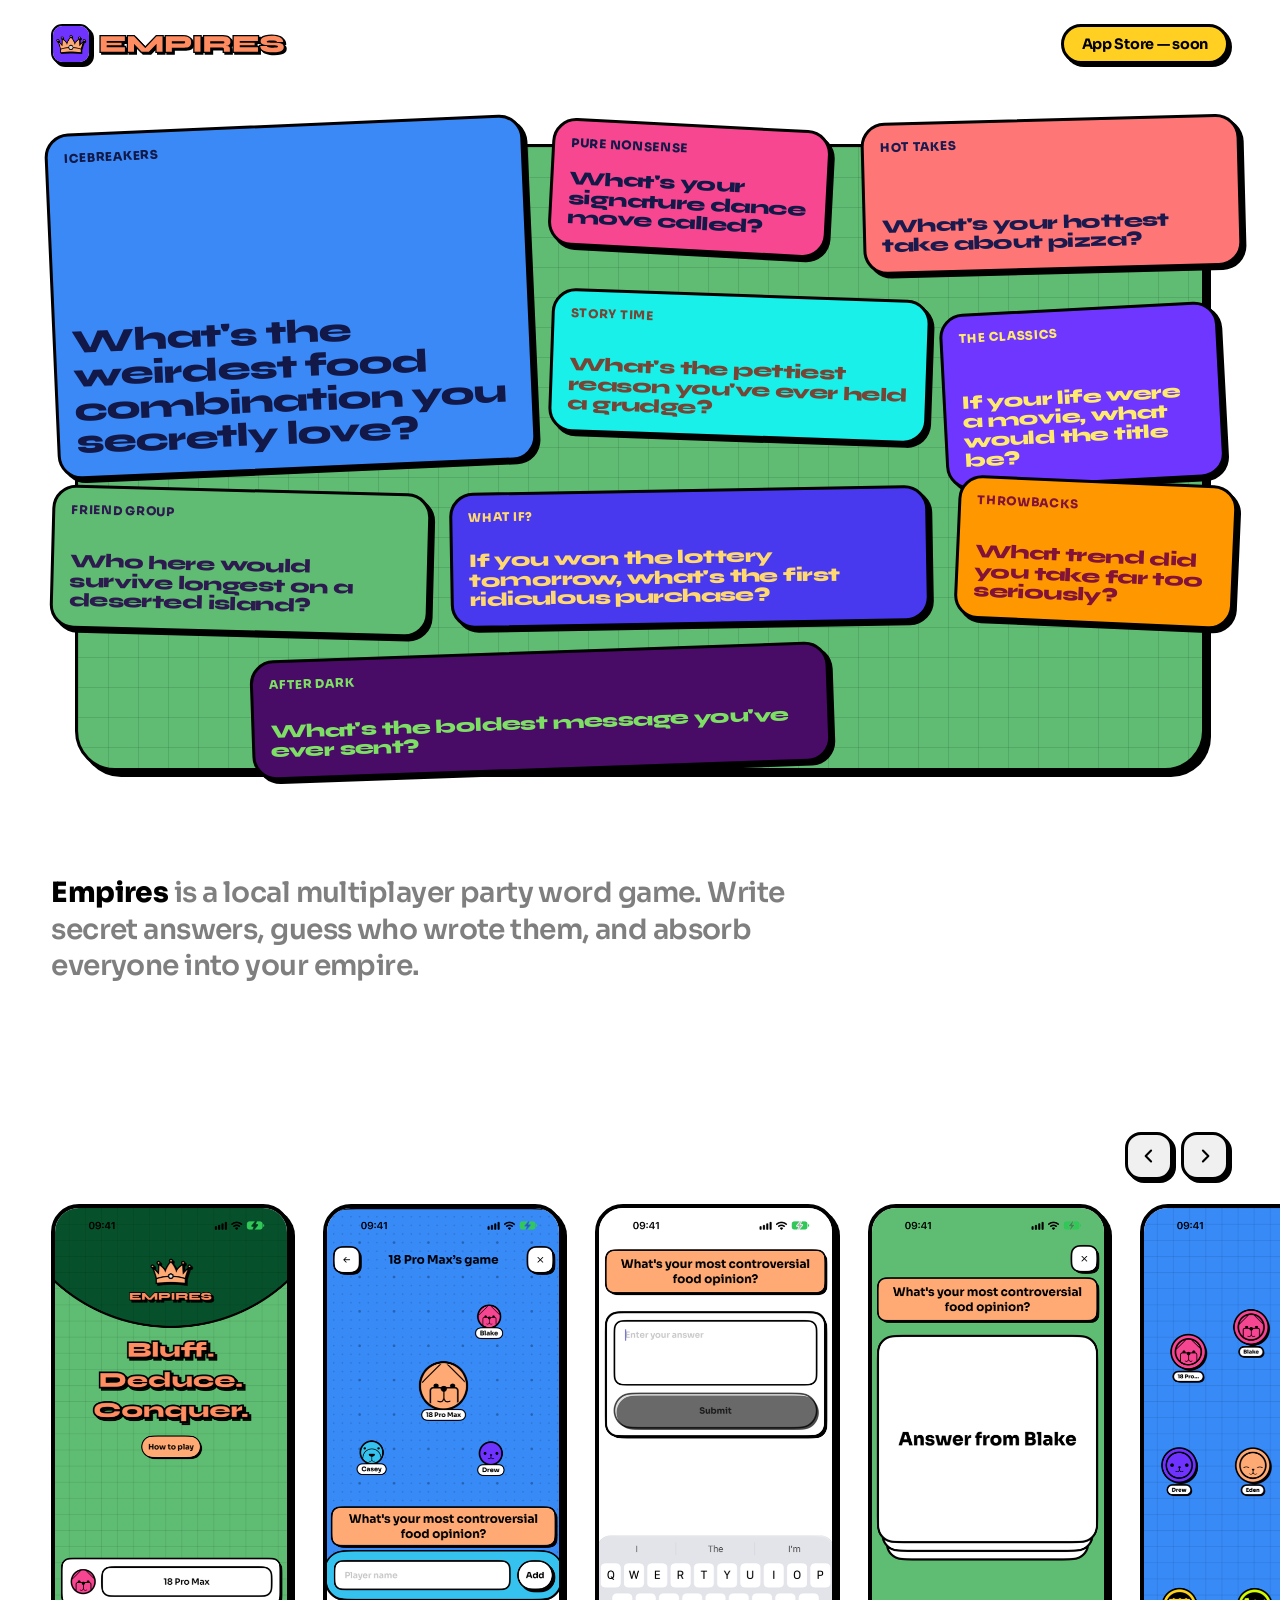
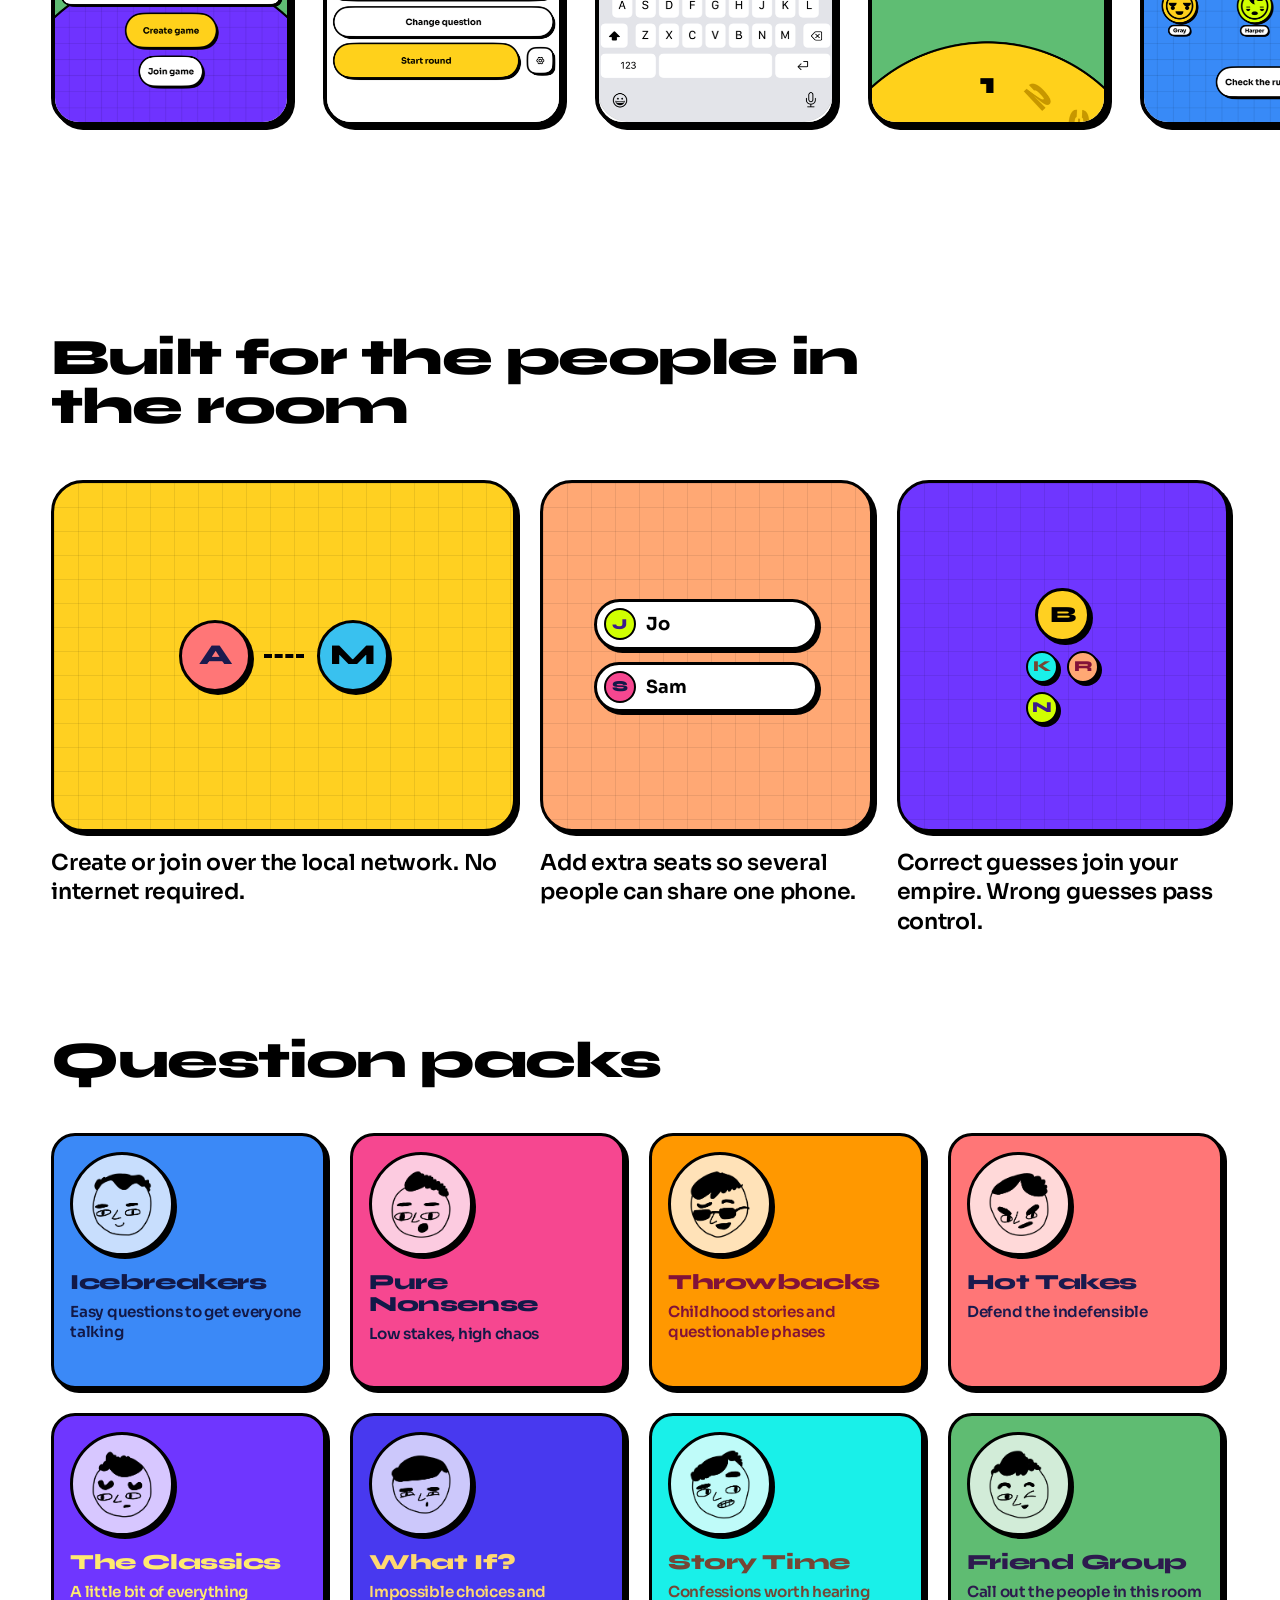
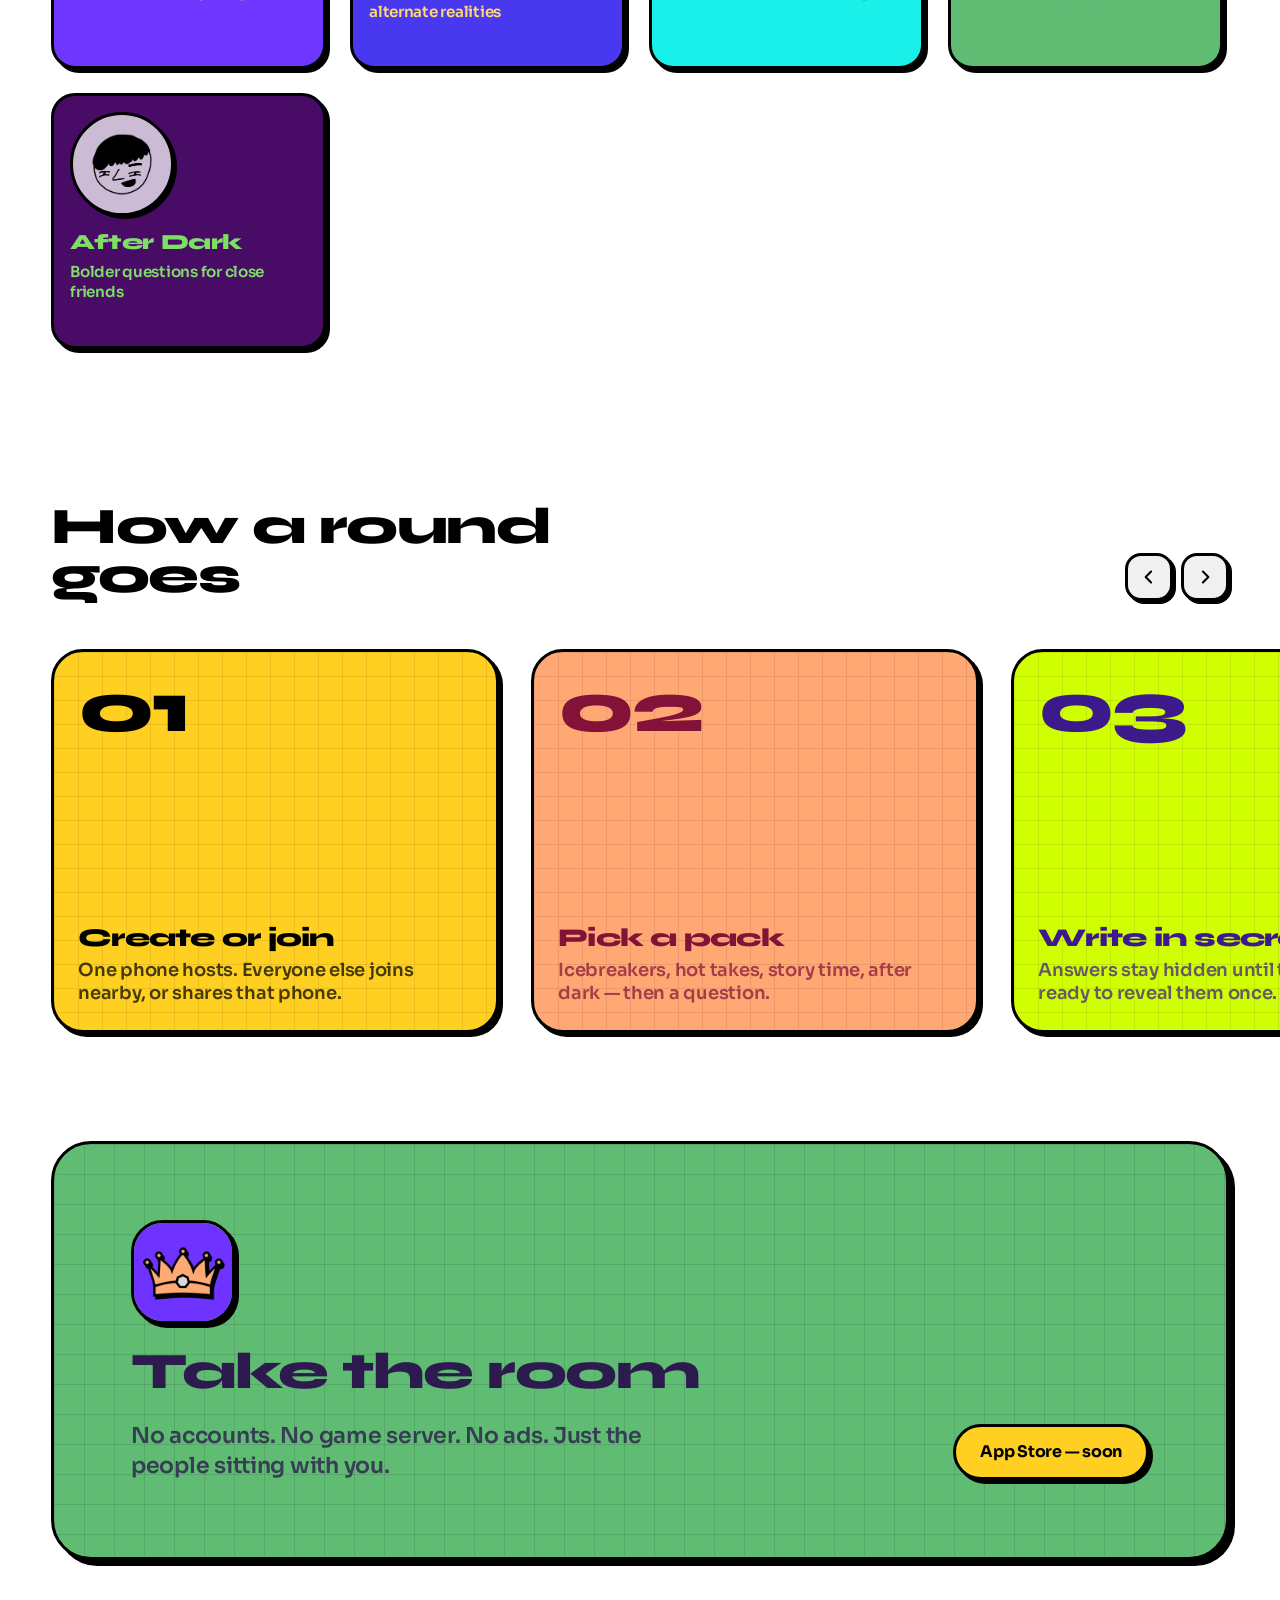
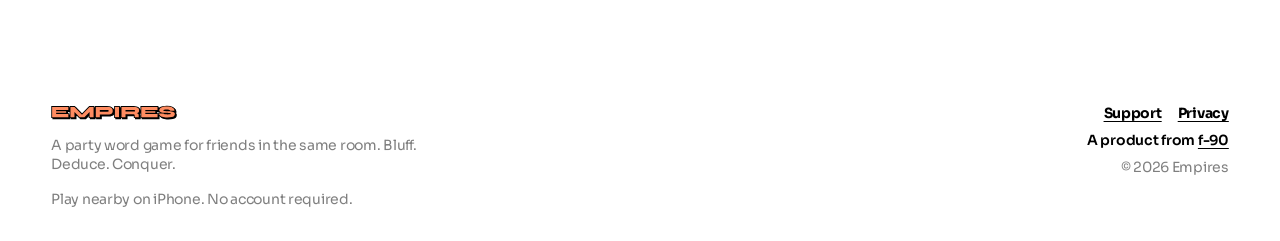
<file: index.html>
<!doctype html>
<html lang="en">
  <head>
    <meta charset="UTF-8" />
    <meta name="viewport" content="width=device-width, initial-scale=1.0" />
    <title>Empires</title>
    <meta
      name="description"
      content="Empires — a local multiplayer party word game. Guess who wrote which answer and build your empire."
    />
    <link rel="icon" href="./assets/app-icon-256.png" type="image/png" />
    <link rel="apple-touch-icon" href="./assets/app-icon-256.png" />
    <link rel="preconnect" href="https://fonts.googleapis.com" />
    <link rel="preconnect" href="https://fonts.gstatic.com" crossorigin />
    <link
      rel="stylesheet"
      href="https://fonts.googleapis.com/css2?family=Sora:wght@400;600;700;800&family=Syne:wght@700;800&display=swap"
    />
    <link rel="stylesheet" href="./styles.css" />
  </head>
  <body>
    <header class="siteHeader">
      <div class="frame siteHeaderInner">
        <a class="brand" href="./">
          <img
            class="brandIcon"
            src="./assets/app-icon-256.png"
            width="40"
            height="40"
            alt=""
          />
          <img
            class="wordmark"
            src="./assets/logotype.svg"
            width="160"
            height="20"
            alt="Empires"
          />
        </a>
        <a
          class="button headerStore"
          href="#"
          aria-disabled="true"
          title="App Store link coming soon"
        >
          App Store — soon
        </a>
      </div>
    </header>

    <main>
      <section class="questions" aria-label="Sample questions">
        <div class="questionsStage">
          <div class="frame questionsFrame">
            <div class="questionsPanel" aria-hidden="true"></div>
          </div>
          <ul class="questionBoard">
            <li class="qCard qCardFeature" data-pack="icebreakers">
              <p class="qPack">Icebreakers</p>
              <p class="qText">What's the weirdest food combination you secretly love?</p>
            </li>
            <li class="qCard" data-pack="silly">
              <p class="qPack">Pure Nonsense</p>
              <p class="qText">What's your signature dance move called?</p>
            </li>
            <li class="qCard" data-pack="hot-takes">
              <p class="qPack">Hot Takes</p>
              <p class="qText">What's your hottest take about pizza?</p>
            </li>
            <li class="qCard" data-pack="storytime">
              <p class="qPack">Story Time</p>
              <p class="qText">What's the pettiest reason you've ever held a grudge?</p>
            </li>
            <li class="qCard" data-pack="classics">
              <p class="qPack">The Classics</p>
              <p class="qText">If your life were a movie, what would the title be?</p>
            </li>
            <li class="qCard" data-pack="friend-group">
              <p class="qPack">Friend Group</p>
              <p class="qText">Who here would survive longest on a deserted island?</p>
            </li>
            <li class="qCard" data-pack="hypotheticals">
              <p class="qPack">What If?</p>
              <p class="qText">If you won the lottery tomorrow, what's the first ridiculous purchase?</p>
            </li>
            <li class="qCard" data-pack="throwbacks">
              <p class="qPack">Throwbacks</p>
              <p class="qText">What trend did you take far too seriously?</p>
            </li>
            <li class="qCard" data-pack="after-dark">
              <p class="qPack">After Dark</p>
              <p class="qText">What's the boldest message you've ever sent?</p>
            </li>
          </ul>
        </div>
      </section>

      <section class="hero">
        <div class="frame heroFrame">
          <h1 class="lede">
            <span class="brandWord">Empires</span> is a local multiplayer party
            word game. Write secret answers, guess who wrote them, and absorb
            everyone into your empire.
          </h1>
        </div>
      </section>

      <section class="showcase" data-scroller aria-label="App screens">
        <div class="frame showcaseHeader">
          <div class="scrollerNav">
            <button type="button" data-scroll="-1" aria-label="Previous screen">
              <svg viewBox="0 0 24 24" aria-hidden="true">
                <path
                  d="M14.5 5.5 8 12l6.5 6.5"
                  fill="none"
                  stroke="currentColor"
                  stroke-width="2.5"
                  stroke-linecap="round"
                  stroke-linejoin="round"
                />
              </svg>
            </button>
            <button type="button" data-scroll="1" aria-label="Next screen">
              <svg viewBox="0 0 24 24" aria-hidden="true">
                <path
                  d="m9.5 5.5 6.5 6.5-6.5 6.5"
                  fill="none"
                  stroke="currentColor"
                  stroke-width="2.5"
                  stroke-linecap="round"
                  stroke-linejoin="round"
                />
              </svg>
            </button>
          </div>
        </div>
        <ul class="showcaseTrack" data-track>
          <li class="showcaseSlide">
            <img src="./assets/screenshots/home.png" alt="Home screen" width="460" height="1000" />
          </li>
          <li class="showcaseSlide">
            <img src="./assets/screenshots/lobby.png" alt="Game lobby" width="460" height="1000" />
          </li>
          <li class="showcaseSlide">
            <img src="./assets/screenshots/answering.png" alt="Writing a secret answer" width="460" height="1000" />
          </li>
          <li class="showcaseSlide">
            <img src="./assets/screenshots/revealing.png" alt="Revealing answers" width="460" height="1000" />
          </li>
          <li class="showcaseSlide">
            <img src="./assets/screenshots/guessing.png" alt="Guessing who wrote an answer" width="460" height="1000" />
          </li>
          <li class="showcaseSlide">
            <img src="./assets/screenshots/round-over.png" alt="Round results" width="460" height="1000" />
          </li>
        </ul>
      </section>

      <section class="play" aria-labelledby="play-heading">
        <div class="frame playFrame">
          <h2 id="play-heading">Built for the people in the room</h2>
          <div class="playGrid">
            <article class="playCard">
              <div class="playPanel playPanelYellow">
                <div class="nearby" aria-hidden="true">
                  <span class="avatar avatarCoral">A</span>
                  <span class="linkDash"></span>
                  <span class="avatar avatarSky">M</span>
                </div>
              </div>
              <p>Create or join over the local network. No internet required.</p>
            </article>
            <article class="playCard">
              <div class="playPanel playPanelPeach">
                <div class="seats" aria-hidden="true">
                  <span class="seat"><b class="avatar avatarLime">J</b> Jo</span>
                  <span class="seat"><b class="avatar avatarPink">S</b> Sam</span>
                </div>
              </div>
              <p>Add extra seats so several people can share one phone.</p>
            </article>
            <article class="playCard">
              <div class="playPanel playPanelPurple">
                <div class="empire" aria-hidden="true">
                  <span class="avatar avatarYellow avatarLg">B</span>
                  <span class="avatar avatarCyan">K</span>
                  <span class="avatar avatarPeach">R</span>
                  <span class="avatar avatarLime">N</span>
                </div>
              </div>
              <p>Correct guesses join your empire. Wrong guesses pass control.</p>
            </article>
          </div>
        </div>
      </section>

      <section class="packs" aria-labelledby="packs-heading">
        <div class="frame packsFrame">
          <h2 id="packs-heading">Question packs</h2>
          <ul class="packGrid">
            <li class="pack" data-pack="icebreakers">
              <div class="packFace">
                <img src="./assets/packs/icebreakers.png" alt="" />
              </div>
              <h3>Icebreakers</h3>
              <p>Easy questions to get everyone talking</p>
            </li>
            <li class="pack" data-pack="silly">
              <div class="packFace">
                <img src="./assets/packs/silly.png" alt="" />
              </div>
              <h3>Pure Nonsense</h3>
              <p>Low stakes, high chaos</p>
            </li>
            <li class="pack" data-pack="throwbacks">
              <div class="packFace">
                <img src="./assets/packs/throwbacks.png" alt="" />
              </div>
              <h3>Throwbacks</h3>
              <p>Childhood stories and questionable phases</p>
            </li>
            <li class="pack" data-pack="hot-takes">
              <div class="packFace">
                <img src="./assets/packs/hot-takes.png" alt="" />
              </div>
              <h3>Hot Takes</h3>
              <p>Defend the indefensible</p>
            </li>
            <li class="pack" data-pack="classics">
              <div class="packFace">
                <img src="./assets/packs/classics.png" alt="" />
              </div>
              <h3>The Classics</h3>
              <p>A little bit of everything</p>
            </li>
            <li class="pack" data-pack="hypotheticals">
              <div class="packFace">
                <img src="./assets/packs/hypotheticals.png" alt="" />
              </div>
              <h3>What If?</h3>
              <p>Impossible choices and alternate realities</p>
            </li>
            <li class="pack" data-pack="storytime">
              <div class="packFace">
                <img src="./assets/packs/storytime.png" alt="" />
              </div>
              <h3>Story Time</h3>
              <p>Confessions worth hearing</p>
            </li>
            <li class="pack" data-pack="friend-group">
              <div class="packFace">
                <img src="./assets/packs/friend-group.png" alt="" />
              </div>
              <h3>Friend Group</h3>
              <p>Call out the people in this room</p>
            </li>
            <li class="pack" data-pack="after-dark">
              <div class="packFace">
                <img src="./assets/packs/after-dark.png" alt="" />
              </div>
              <h3>After Dark</h3>
              <p>Bolder questions for close friends</p>
            </li>
          </ul>
        </div>
      </section>

      <section class="rounds" data-scroller aria-labelledby="rounds-heading">
        <div class="frame roundsHeader">
          <h2 id="rounds-heading">How a round goes</h2>
          <div class="scrollerNav">
            <button type="button" data-scroll="-1" aria-label="Previous step">
              <svg viewBox="0 0 24 24" aria-hidden="true">
                <path
                  d="M14.5 5.5 8 12l6.5 6.5"
                  fill="none"
                  stroke="currentColor"
                  stroke-width="2.5"
                  stroke-linecap="round"
                  stroke-linejoin="round"
                />
              </svg>
            </button>
            <button type="button" data-scroll="1" aria-label="Next step">
              <svg viewBox="0 0 24 24" aria-hidden="true">
                <path
                  d="m9.5 5.5 6.5 6.5-6.5 6.5"
                  fill="none"
                  stroke="currentColor"
                  stroke-width="2.5"
                  stroke-linecap="round"
                  stroke-linejoin="round"
                />
              </svg>
            </button>
          </div>
        </div>
        <ul class="track" data-track>
          <li class="slide">
            <div class="slideVisual toneYellow">
              <span class="step">01</span>
              <div class="slideCopy">
                <strong>Create or join</strong>
                <p>One phone hosts. Everyone else joins nearby, or shares that phone.</p>
              </div>
            </div>
          </li>
          <li class="slide">
            <div class="slideVisual tonePeach">
              <span class="step">02</span>
              <div class="slideCopy">
                <strong>Pick a pack</strong>
                <p>Icebreakers, hot takes, story time, after dark — then a question.</p>
              </div>
            </div>
          </li>
          <li class="slide">
            <div class="slideVisual toneLime">
              <span class="step">03</span>
              <div class="slideCopy">
                <strong>Write in secret</strong>
                <p>Answers stay hidden until the room is ready to reveal them once.</p>
              </div>
            </div>
          </li>
          <li class="slide">
            <div class="slideVisual toneCyan">
              <span class="step">04</span>
              <div class="slideCopy">
                <strong>Guess the writer</strong>
                <p>A correct guess pulls that player into your empire.</p>
              </div>
            </div>
          </li>
          <li class="slide">
            <div class="slideVisual toneCoral">
              <span class="step">05</span>
              <div class="slideCopy">
                <strong>Conquer the room</strong>
                <p>A wrong guess hands control over. Last empire standing wins.</p>
              </div>
            </div>
          </li>
        </ul>
      </section>

      <section class="cta" aria-labelledby="cta-heading">
        <div class="frame">
          <div class="ctaPanel">
            <div class="ctaCopy">
              <img
                class="heroIcon"
                src="./assets/app-icon-256.png"
                width="104"
                height="104"
                alt=""
              />
              <h2 id="cta-heading">Take the room</h2>
              <p>
                No accounts. No game server. No ads. Just the people sitting
                with you.
              </p>
            </div>
            <a
              class="button"
              href="#"
              aria-disabled="true"
              title="App Store link coming soon"
            >
              App Store — soon
            </a>
          </div>
        </div>
      </section>
    </main>

    <footer class="siteFooter">
      <div class="frame siteFooterFrame">
        <div class="siteFooterBrand">
          <a href="./">
            <img
              class="wordmark wordmarkSm"
              src="./assets/logotype.svg"
              width="120"
              height="16"
              alt="Empires"
            />
          </a>
          <p>A party word game for friends in the same room. Bluff. Deduce. Conquer.</p>
          <p class="compat">Play nearby on iPhone. No account required.</p>
        </div>
        <div class="siteFooterMeta">
          <nav class="navLinks" aria-label="Legal">
            <a href="./support/">Support</a>
            <a href="./privacy/">Privacy</a>
          </nav>
          <p>
            A product from
            <a href="https://f-90.co.uk">f-90</a>
          </p>
          <p class="compat">© <span id="y"></span> Empires</p>
        </div>
      </div>
    </footer>
    <script src="./site.js"></script>
  </body>
</html>
</file>
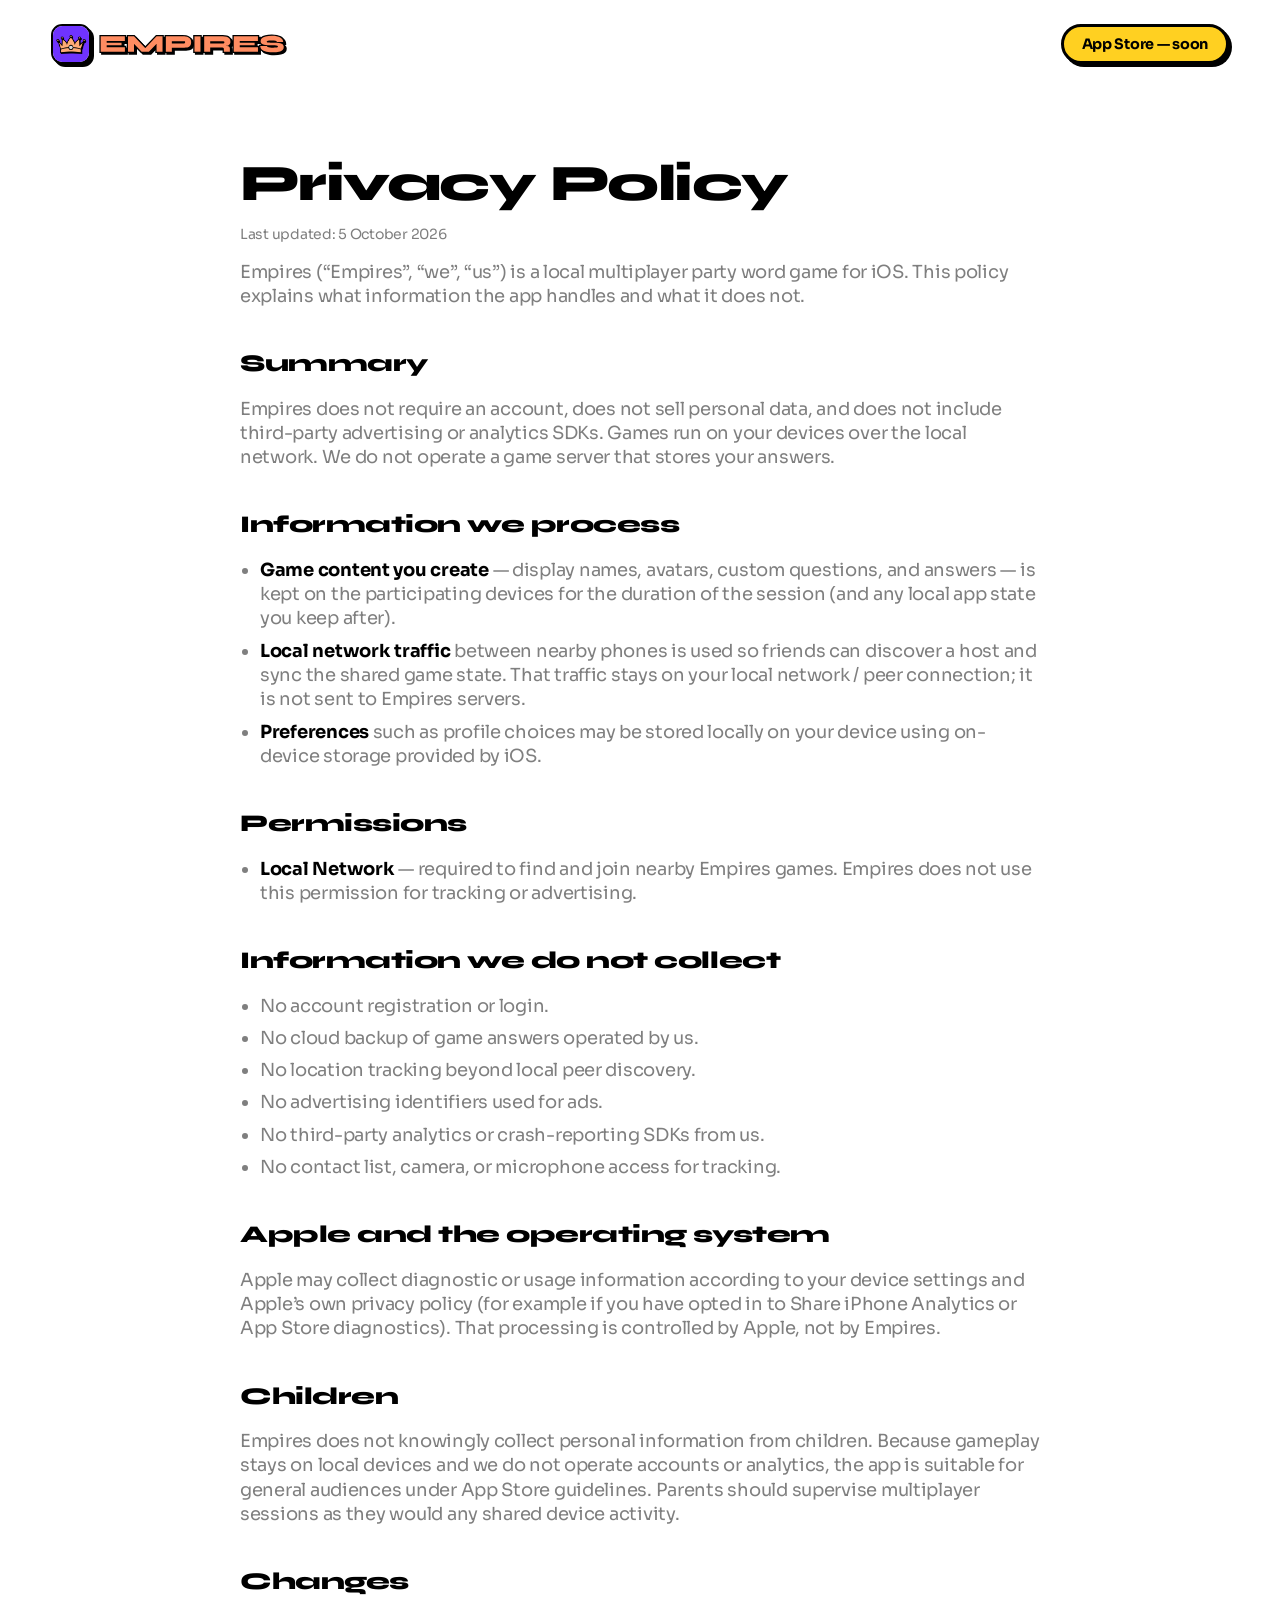
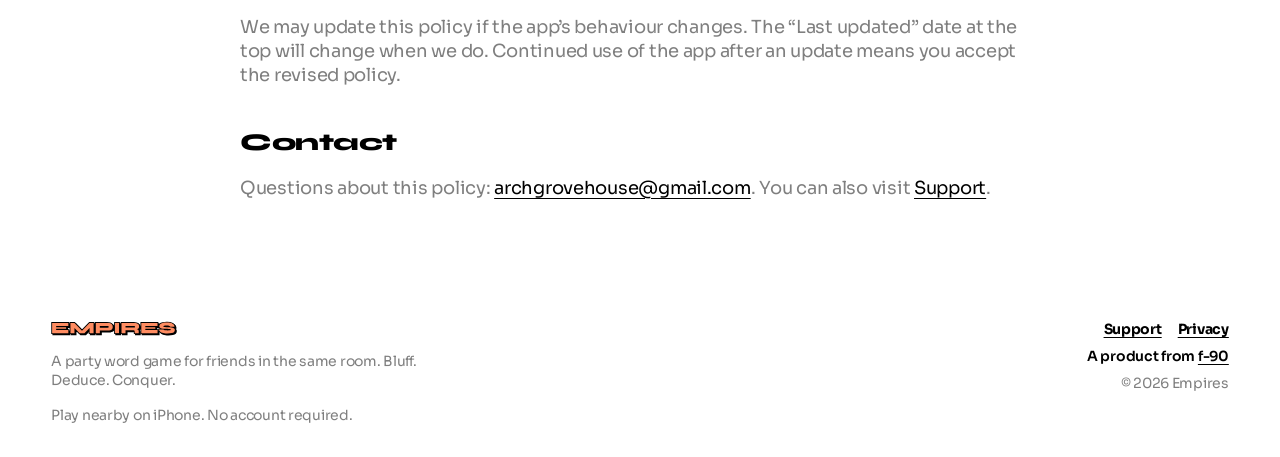
<file: privacy/index.html>
<!doctype html>
<html lang="en">
  <head>
    <meta charset="UTF-8" />
    <meta name="viewport" content="width=device-width, initial-scale=1.0" />
    <title>Privacy Policy — Empires</title>
    <meta name="description" content="Privacy policy for Empires on iOS." />
    <link rel="icon" href="../assets/app-icon-256.png" type="image/png" />
    <link rel="apple-touch-icon" href="../assets/app-icon-256.png" />
    <link rel="preconnect" href="https://fonts.googleapis.com" />
    <link rel="preconnect" href="https://fonts.gstatic.com" crossorigin />
    <link
      rel="stylesheet"
      href="https://fonts.googleapis.com/css2?family=Sora:wght@400;600;700;800&family=Syne:wght@700;800&display=swap"
    />
    <link rel="stylesheet" href="../styles.css" />
  </head>
  <body>
    <header class="siteHeader">
      <div class="frame siteHeaderInner">
        <a class="brand" href="../">
          <img
            class="brandIcon"
            src="../assets/app-icon-256.png"
            width="40"
            height="40"
            alt=""
          />
          <img
            class="wordmark"
            src="../assets/logotype.svg"
            width="160"
            height="20"
            alt="Empires"
          />
        </a>
        <a
          class="button headerStore"
          href="#"
          aria-disabled="true"
          title="App Store link coming soon"
        >
          App Store — soon
        </a>
      </div>
    </header>
    <main>
      <article class="doc">
          <h1>Privacy Policy</h1>
          <p class="meta">Last updated: 5 October 2026</p>

          <p>
            Empires (“Empires”, “we”, “us”) is a local multiplayer party word
            game for iOS. This policy explains what information the app handles
            and what it does not.
          </p>

          <h2>Summary</h2>
          <p>
            Empires does not require an account, does not sell personal data,
            and does not include third-party advertising or analytics SDKs.
            Games run on your devices over the local network. We do not operate
            a game server that stores your answers.
          </p>

          <h2>Information we process</h2>
          <ul>
            <li>
              <strong>Game content you create</strong> — display names, avatars,
              custom questions, and answers — is kept on the participating
              devices for the duration of the session (and any local app state
              you keep after).
            </li>
            <li>
              <strong>Local network traffic</strong> between nearby phones is
              used so friends can discover a host and sync the shared game
              state. That traffic stays on your local network / peer connection;
              it is not sent to Empires servers.
            </li>
            <li>
              <strong>Preferences</strong> such as profile choices may be stored
              locally on your device using on-device storage provided by iOS.
            </li>
          </ul>

          <h2>Permissions</h2>
          <ul>
            <li>
              <strong>Local Network</strong> — required to find and join nearby
              Empires games. Empires does not use this permission for tracking
              or advertising.
            </li>
          </ul>

          <h2>Information we do not collect</h2>
          <ul>
            <li>No account registration or login.</li>
            <li>No cloud backup of game answers operated by us.</li>
            <li>No location tracking beyond local peer discovery.</li>
            <li>No advertising identifiers used for ads.</li>
            <li>No third-party analytics or crash-reporting SDKs from us.</li>
            <li>No contact list, camera, or microphone access for tracking.</li>
          </ul>

          <h2>Apple and the operating system</h2>
          <p>
            Apple may collect diagnostic or usage information according to your
            device settings and Apple’s own privacy policy (for example if you
            have opted in to Share iPhone Analytics or App Store diagnostics).
            That processing is controlled by Apple, not by Empires.
          </p>

          <h2>Children</h2>
          <p>
            Empires does not knowingly collect personal information from
            children. Because gameplay stays on local devices and we do not
            operate accounts or analytics, the app is suitable for general
            audiences under App Store guidelines. Parents should supervise
            multiplayer sessions as they would any shared device activity.
          </p>

          <h2>Changes</h2>
          <p>
            We may update this policy if the app’s behaviour changes. The “Last
            updated” date at the top will change when we do. Continued use of
            the app after an update means you accept the revised policy.
          </p>

          <h2>Contact</h2>
          <p>
            Questions about this policy:
            <a href="mailto:archgrovehouse@gmail.com"
              >archgrovehouse@gmail.com</a
            >. You can also visit
            <a href="../support/">Support</a>.
          </p>
      </article>
    </main>
    <footer class="siteFooter">
      <div class="frame siteFooterFrame">
        <div class="siteFooterBrand">
          <a href="../">
            <img
              class="wordmark wordmarkSm"
              src="../assets/logotype.svg"
              width="120"
              height="16"
              alt="Empires"
            />
          </a>
          <p>A party word game for friends in the same room. Bluff. Deduce. Conquer.</p>
          <p class="compat">Play nearby on iPhone. No account required.</p>
        </div>
        <div class="siteFooterMeta">
          <nav class="navLinks" aria-label="Legal">
            <a href="../support/">Support</a>
            <a href="../privacy/">Privacy</a>
          </nav>
          <p>
            A product from
            <a href="https://f-90.co.uk">f-90</a>
          </p>
          <p class="compat">© <span id="y"></span> Empires</p>
        </div>
      </div>
    </footer>
    <script src="../site.js"></script>
  </body>
</html>
</file>
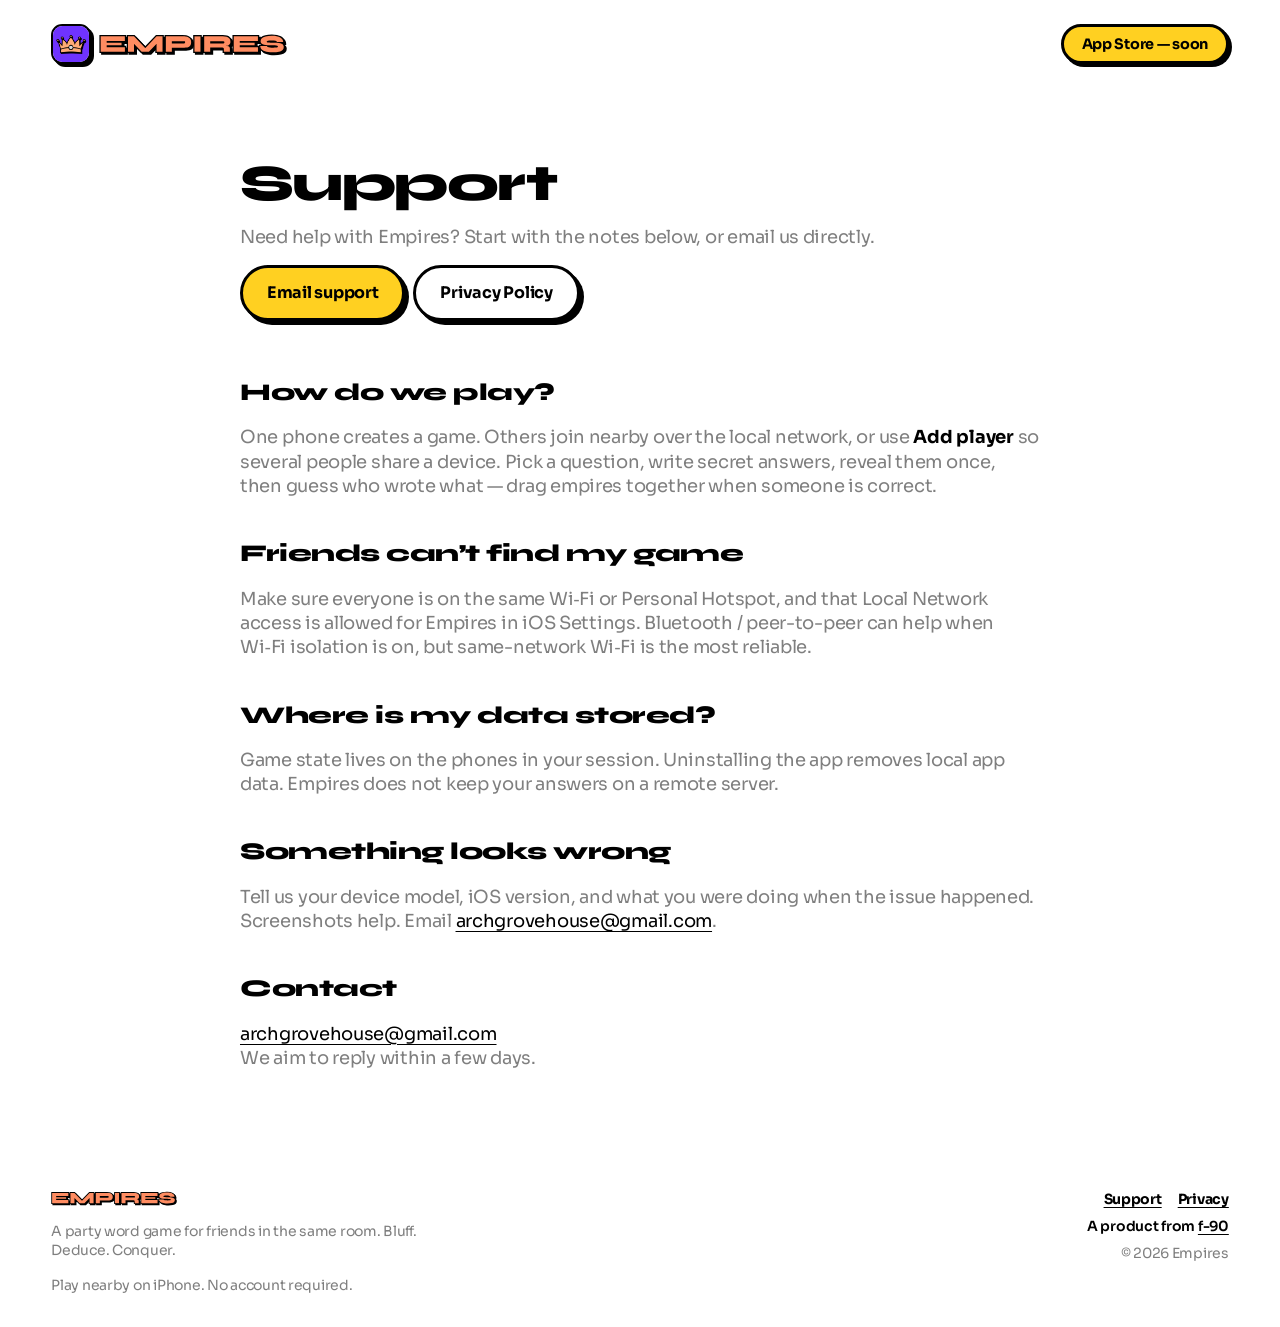
<file: support/index.html>
<!doctype html>
<html lang="en">
  <head>
    <meta charset="UTF-8" />
    <meta name="viewport" content="width=device-width, initial-scale=1.0" />
    <title>Support — Empires</title>
    <meta name="description" content="Support and contact for Empires on iOS." />
    <link rel="icon" href="../assets/app-icon-256.png" type="image/png" />
    <link rel="apple-touch-icon" href="../assets/app-icon-256.png" />
    <link rel="preconnect" href="https://fonts.googleapis.com" />
    <link rel="preconnect" href="https://fonts.gstatic.com" crossorigin />
    <link
      rel="stylesheet"
      href="https://fonts.googleapis.com/css2?family=Sora:wght@400;600;700;800&family=Syne:wght@700;800&display=swap"
    />
    <link rel="stylesheet" href="../styles.css" />
  </head>
  <body>
    <header class="siteHeader">
      <div class="frame siteHeaderInner">
        <a class="brand" href="../">
          <img
            class="brandIcon"
            src="../assets/app-icon-256.png"
            width="40"
            height="40"
            alt=""
          />
          <img
            class="wordmark"
            src="../assets/logotype.svg"
            width="160"
            height="20"
            alt="Empires"
          />
        </a>
        <a
          class="button headerStore"
          href="#"
          aria-disabled="true"
          title="App Store link coming soon"
        >
          App Store — soon
        </a>
      </div>
    </header>
    <main>
      <article class="doc">
          <h1>Support</h1>
          <p>
            Need help with Empires? Start with the notes below, or email us
            directly.
          </p>

          <div class="ctaRow spaced">
            <a
              class="button"
              href="mailto:archgrovehouse@gmail.com?subject=Empires%20support"
            >
              Email support
            </a>
            <a class="button secondary" href="../privacy/">Privacy Policy</a>
          </div>

          <h2>How do we play?</h2>
          <p>
            One phone creates a game. Others join nearby over the local network,
            or use <strong>Add player</strong> so several people share a device.
            Pick a question, write secret answers, reveal them once, then guess
            who wrote what — drag empires together when someone is correct.
          </p>

          <h2>Friends can’t find my game</h2>
          <p>
            Make sure everyone is on the same Wi‑Fi or Personal Hotspot, and that
            Local Network access is allowed for Empires in iOS Settings. Bluetooth
            / peer-to-peer can help when Wi‑Fi isolation is on, but same-network
            Wi‑Fi is the most reliable.
          </p>

          <h2>Where is my data stored?</h2>
          <p>
            Game state lives on the phones in your session. Uninstalling the app
            removes local app data. Empires does not keep your answers on a
            remote server.
          </p>

          <h2>Something looks wrong</h2>
          <p>
            Tell us your device model, iOS version, and what you were doing when
            the issue happened. Screenshots help. Email
            <a href="mailto:archgrovehouse@gmail.com"
              >archgrovehouse@gmail.com</a
            >.
          </p>

          <h2>Contact</h2>
          <p>
            <a href="mailto:archgrovehouse@gmail.com"
              >archgrovehouse@gmail.com</a
            >
            <br />
            We aim to reply within a few days.
          </p>
      </article>
    </main>
    <footer class="siteFooter">
      <div class="frame siteFooterFrame">
        <div class="siteFooterBrand">
          <a href="../">
            <img
              class="wordmark wordmarkSm"
              src="../assets/logotype.svg"
              width="120"
              height="16"
              alt="Empires"
            />
          </a>
          <p>A party word game for friends in the same room. Bluff. Deduce. Conquer.</p>
          <p class="compat">Play nearby on iPhone. No account required.</p>
        </div>
        <div class="siteFooterMeta">
          <nav class="navLinks" aria-label="Legal">
            <a href="../support/">Support</a>
            <a href="../privacy/">Privacy</a>
          </nav>
          <p>
            A product from
            <a href="https://f-90.co.uk">f-90</a>
          </p>
          <p class="compat">© <span id="y"></span> Empires</p>
        </div>
      </div>
    </footer>
    <script src="../site.js"></script>
  </body>
</html>
</file>
<file: styles.css>
:root {
  --black: #000000;
  --white: #ffffff;
  --grey: #f0f0f0;
  --purple: #6f36ff;
  --peach: #ffa874;
  --green: #5fbc72;
  --lime: #d0ff01;
  --yellow: #ffd021;
  --coral: #ff7677;
  --cyan: #19f0e9;
  --blue: #3b89f7;
  --indigo: #4839ef;
  --magenta: #ec3ccf;
  --pink: #f64790;
  --sky: #39c1ef;
  --bronze: #977b4e;
  --navy: #121948;
  --wine: #821238;
  --forest: #0f522f;
  --plum: #480c66;
  --charcoal: #2a2a32;
  --orange: #ff9800;
  --text-secondary: #7f7f7f;
  --border-subtle: #d9d9d9;
  --on-purple: #ffea70;
  --on-peach: var(--wine);
  --on-green: #2d1a4e;
  --on-yellow: #c4461a;
  --on-coral: #1a1a4e;
  --on-lime: #3d1a8c;
  --on-cyan: #754635;
  --on-blue: var(--navy);
  --on-indigo: #ffd970;
  --on-pink: var(--navy);
  --on-plum: #7ddf64;

  --surface: var(--white);
  --text: var(--black);
  --text-muted: var(--text-secondary);
  --border: var(--black);
  --accent: var(--yellow);
  --ink-on-accent: var(--black);

  --space-xxs: 0.125rem;
  --space-xs: 0.25rem;
  --space-s: 0.5rem;
  --space-m: 0.75rem;
  --space-l: 1rem;
  --space-xl: 1.5rem;
  --space-2xl: 2rem;
  --space-3xl: 3rem;
  --space-4xl: 4.5rem;
  --space-5xl: 6.25rem;

  --radius-sm: 0.5rem;
  --radius-md: 1rem;
  --radius-lg: 1.5rem;
  --radius-xl: 2rem;
  --radius-2xl: 2.5rem;
  --radius-full: 999px;

  --border-sm: 2px;
  --border-md: 3px;
  --border-lg: 4px;

  --shadow-sm: 3px 3px 0 0 var(--black);
  --shadow-md: 4px 4px 0 0 var(--black);
  --shadow-lg: 6px 6px 0 0 var(--black);

  --font-display: 'Syne', system-ui, sans-serif;
  --font-body: 'Sora', system-ui, sans-serif;
  --font-size-caption: 0.875rem;
  --font-size-body: 1.125rem;
  --font-size-lead: 1.375rem;
  --font-size-title: clamp(2rem, 4vw, 3.5rem);
  --line-body: 1.35;
  --line-tight: 1;

  --page-pad: clamp(1.25rem, 4vw, 6rem);
  --content-max: 76.5rem;
  --gutter: 1.5rem;

  --grid-size: 30px;
  --grid-stroke: 1.5px;
  --grid-line: color-mix(in srgb, var(--black) 10%, transparent);
}

*,
*::before,
*::after {
  box-sizing: border-box;
}

html {
  color-scheme: light;
}

body {
  margin: 0;
  min-height: 100vh;
  font-family: var(--font-body);
  font-size: var(--font-size-body);
  font-weight: 600;
  line-height: var(--line-body);
  letter-spacing: -0.015em;
  color: var(--text);
  background: var(--surface);
}

img {
  max-width: 100%;
  height: auto;
}

a {
  color: inherit;
  text-underline-offset: 0.2em;

  &:focus-visible {
    outline: 3px solid var(--purple);
    outline-offset: 3px;
  }
}

button {
  font: inherit;
  color: inherit;

  &:focus-visible {
    outline: 3px solid var(--purple);
    outline-offset: 3px;
  }
}

h1,
h2,
h3,
p {
  margin: 0;
}

.frame {
  width: min(100%, calc(var(--content-max) + (var(--page-pad) * 2)));
  margin-inline: auto;
  padding-inline: var(--page-pad);
}

.siteHeader {
  position: sticky;
  top: 0;
  z-index: 20;
  background: var(--surface);

  & .siteHeaderInner {
    display: flex;
    align-items: center;
    justify-content: space-between;
    gap: var(--space-l);
    padding-block: var(--space-xl);
    transition: padding 0.45s cubic-bezier(0.22, 1, 0.36, 1);
  }

  &[data-compact] .siteHeaderInner {
    padding-block: var(--space-m);
  }

  & .wordmark {
    height: 1.5rem;
    transition: height 0.45s cubic-bezier(0.22, 1, 0.36, 1);
  }

  &[data-compact] .wordmark {
    height: 1.15rem;
  }

  &[data-compact] .brandIcon {
    width: 2rem;
    height: 2rem;
  }

  & .headerStore {
    min-height: 2.5rem;
    padding: 0.5rem 1.1rem;
    font-size: 0.9rem;
    box-shadow: var(--shadow-sm);
    white-space: nowrap;
  }

  &[data-compact] .headerStore {
    min-height: 2.25rem;
    padding: 0.4rem 0.95rem;
    font-size: 0.85rem;
  }
}

.brand {
  display: inline-flex;
  align-items: center;
  gap: var(--space-s);
  text-decoration: none;
}

.brandIcon {
  width: 2.5rem;
  height: 2.5rem;
  flex-shrink: 0;
  border: var(--border-sm) solid var(--border);
  border-radius: 0.7rem;
  background: var(--purple);
  box-shadow: var(--shadow-sm);
  object-fit: cover;
}

.wordmark {
  display: block;
  width: auto;
  height: 1.35rem;
}

.wordmarkSm {
  height: 1rem;
}

.navLinks {
  display: flex;
  flex-wrap: nowrap;
  gap: var(--space-l);
  font-weight: 700;
  white-space: nowrap;

  & a {
    text-decoration: underline;
  }
}

@media (max-width: 40rem) {
  .siteHeader .wordmark {
    height: 1.15rem;
  }

  .siteHeader .headerStore {
    min-height: 2.25rem;
    padding: 0.4rem 0.85rem;
    font-size: 0.8rem;
  }

  .navLinks {
    gap: var(--space-m);
    font-size: 0.95rem;
  }
}

.questions {
  overflow-x: clip;
  padding-block: var(--space-xl);
}

.questionsStage {
  display: grid;
}

.questionsFrame,
.questionBoard {
  grid-area: 1 / 1;
}

.questionsFrame {
  width: min(100%, calc(var(--content-max) + (var(--page-pad) * 2)));
  justify-self: center;
  align-self: stretch;
  display: flex;
  pointer-events: none;
  padding-block: var(--space-2xl);
  padding-inline: calc(var(--page-pad) + var(--space-xl));
}

.questionsPanel {
  flex: 1;
  width: 100%;
  min-height: 100%;
  border: var(--border-md) solid var(--border);
  border-radius: var(--radius-2xl);
  box-shadow: var(--shadow-lg);
  background-color: var(--green);
  background-image:
    linear-gradient(
      to right,
      var(--grid-line) 0,
      var(--grid-line) var(--grid-stroke),
      transparent var(--grid-stroke)
    ),
    linear-gradient(
      to bottom,
      var(--grid-line) 0,
      var(--grid-line) var(--grid-stroke),
      transparent var(--grid-stroke)
    );
  background-size: var(--grid-size) var(--grid-size);
}

.questionBoard {
  position: relative;
  z-index: 1;
  display: grid;
  grid-template-columns: 1fr 1fr;
  gap: var(--space-m);
  align-items: start;
  align-self: center;
  margin: 0;
  padding: 0.75rem var(--page-pad) var(--space-l);
  list-style: none;

  @media (min-width: 64rem) {
    grid-template-columns: repeat(12, 1fr);
    gap: 1.15rem 1.25rem;
    padding-bottom: var(--space-2xl);
  }
}

.qCard {
  position: relative;
  display: flex;
  flex-direction: column;
  justify-content: space-between;
  gap: var(--space-m);
  min-height: 8.5rem;
  padding: var(--space-l);
  border: var(--border-md) solid var(--border);
  border-radius: var(--radius-lg);
  background: var(--pack, var(--grey));
  color: var(--pack-ink, var(--text));
  box-shadow: var(--shadow-md);
  rotate: var(--tilt, 0deg);
  transition:
    scale 0.2s cubic-bezier(0.22, 1, 0.36, 1),
    rotate 0.2s cubic-bezier(0.22, 1, 0.36, 1),
    z-index 0s linear 0.2s;

  &:hover {
    z-index: 10;
    scale: 1.05;
    rotate: calc(var(--tilt, 0deg) * -1);
    transition:
      scale 0.2s cubic-bezier(0.22, 1, 0.36, 1),
      rotate 0.2s cubic-bezier(0.22, 1, 0.36, 1),
      z-index 0s;
  }

  &:nth-child(1) { --tilt: -2.5deg; }
  &:nth-child(2) { --tilt: 3deg; }
  &:nth-child(3) { --tilt: -1.5deg; }
  &:nth-child(4) { --tilt: 2deg; }
  &:nth-child(5) { --tilt: -3deg; }
  &:nth-child(6) { --tilt: 1.5deg; }
  &:nth-child(7) { --tilt: -1deg; }
  &:nth-child(8) { --tilt: 2.5deg; }
  &:nth-child(9) { --tilt: -2deg; }

  &[data-pack='icebreakers'] {
    --pack: var(--blue);
    --pack-ink: var(--on-blue);
  }

  &[data-pack='silly'] {
    --pack: var(--pink);
    --pack-ink: var(--on-pink);
  }

  &[data-pack='throwbacks'] {
    --pack: var(--orange);
    --pack-ink: var(--on-peach);
  }

  &[data-pack='hot-takes'] {
    --pack: var(--coral);
    --pack-ink: var(--on-coral);
  }

  &[data-pack='classics'] {
    --pack: var(--purple);
    --pack-ink: var(--on-purple);
  }

  &[data-pack='hypotheticals'] {
    --pack: var(--indigo);
    --pack-ink: var(--on-indigo);
  }

  &[data-pack='storytime'] {
    --pack: var(--cyan);
    --pack-ink: var(--on-cyan);
  }

  &[data-pack='friend-group'] {
    --pack: var(--green);
    --pack-ink: var(--on-green);
  }

  &[data-pack='after-dark'] {
    --pack: var(--plum);
    --pack-ink: var(--on-plum);
  }

  & .qPack {
    font-family: var(--font-body);
    font-size: 0.75rem;
    font-weight: 800;
    letter-spacing: 0.06em;
    line-height: 1;
    text-transform: uppercase;
  }

  & .qText {
    font-family: var(--font-display);
    font-size: clamp(1.15rem, 1.5vw, 1.45rem);
    font-weight: 800;
    letter-spacing: -0.03em;
    line-height: 1.02;
  }

  @media (max-width: 63.99rem) {
    &:nth-child(1) {
      grid-column: 1 / -1;
      min-height: 11rem;
    }

    &:nth-child(n + 7) {
      display: none;
    }
  }

  @media (min-width: 64rem) {
    &:nth-child(1) {
      grid-column: 1 / span 5;
      grid-row: 1 / span 2;
      align-self: stretch;
      min-height: 16rem;
      z-index: 1;
    }

    &:nth-child(2) {
      grid-column: 6 / span 3;
      min-height: 8rem;
    }

    &:nth-child(3) {
      grid-column: 9 / span 4;
      min-height: 9.5rem;
      translate: 0.75rem -0.35rem;
    }

    &:nth-child(4) {
      grid-column: 6 / span 4;
      min-height: 9rem;
    }

    &:nth-child(5) {
      grid-column: 10 / span 3;
      min-height: 11rem;
      translate: -0.4rem 0.85rem;
    }

    &:nth-child(6) {
      grid-column: 1 / span 4;
      min-height: 9rem;
    }

    &:nth-child(7) {
      grid-column: 5 / span 5;
      min-height: 8.5rem;
    }

    &:nth-child(8) {
      grid-column: 10 / span 3;
      min-height: 9rem;
      translate: 0.45rem -0.55rem;
    }

    &:nth-child(9) {
      grid-column: 3 / span 6;
      min-height: 7.5rem;
      justify-self: center;
      width: 100%;
    }

    &.qCardFeature .qText {
      font-size: clamp(1.8rem, 2.6vw, 2.6rem);
    }
  }
}

@media (prefers-reduced-motion: reduce) {
  .qCard {
    rotate: none;
    translate: none;
    transition: none;

    &:hover {
      scale: none;
      rotate: none;
      transition: none;
    }
  }
}

.hero {
  padding-block: var(--space-3xl) var(--space-5xl);

  & .heroFrame {
    display: flex;
    flex-direction: column;
    align-items: flex-start;
    gap: var(--space-2xl);
  }

  & .lede {
    max-width: 46rem;
    font-family: var(--font-body);
    font-size: clamp(1.35rem, 2.4vw, 1.75rem);
    font-weight: 600;
    line-height: 1.3;
    letter-spacing: -0.02em;
    color: var(--text-muted);
  }

  & .brandWord {
    color: var(--text);
    font-weight: 800;
  }
}

.heroIcon {
  width: 6.5rem;
  height: 6.5rem;
  border: var(--border-md) solid var(--border);
  border-radius: var(--radius-xl);
  box-shadow: var(--shadow-md);
  background: var(--purple);
  object-fit: cover;
  flex-shrink: 0;
}

@media (min-width: 64rem) {
  .hero .heroFrame {
    flex-direction: row;
    align-items: center;
    gap: var(--space-4xl);
  }
}

.showcase {
  --shot-h: clamp(24rem, 58vh, 34rem);
  --shot-w: calc(var(--shot-h) * 460 / 1000);
  --track-inset: max(var(--page-pad), calc((100vw - var(--content-max)) / 2));

  display: flex;
  flex-direction: column;
  gap: var(--space-xl);
  padding-block: var(--space-3xl) var(--space-5xl);
}

.showcaseHeader {
  display: flex;
  justify-content: flex-end;
}

.showcaseTrack {
  display: flex;
  align-items: flex-start;
  gap: var(--space-2xl);
  margin: 0;
  padding: 0 var(--track-inset) 8px;
  overflow-x: auto;
  scroll-snap-type: x mandatory;
  scroll-padding-inline: var(--track-inset);
  scrollbar-width: none;
  list-style: none;

  &::-webkit-scrollbar {
    display: none;
  }
}

.showcaseSlide {
  flex: 0 0 auto;
  scroll-snap-align: start;

  & img {
    display: block;
    width: var(--shot-w);
    height: var(--shot-h);
    object-fit: cover;
    border: var(--border-lg) solid var(--border);
    border-radius: 1.75rem;
    box-shadow: var(--shadow-md);
    background: var(--grey);
  }
}

.avatar {
  display: inline-grid;
  place-items: center;
  width: 2rem;
  height: 2rem;
  border: var(--border-sm) solid var(--border);
  border-radius: 50%;
  background: var(--yellow);
  color: var(--text);
  font-family: var(--font-display);
  font-size: 0.95rem;
  font-weight: 800;
  line-height: 1;
}

.avatarLg {
  width: 3.4rem;
  height: 3.4rem;
  font-size: 1.45rem;
  border-width: var(--border-md);
}

.avatarYellow { background: var(--yellow); }
.avatarCoral { background: var(--coral); color: var(--on-coral); }
.avatarSky { background: var(--sky); }
.avatarLime { background: var(--lime); color: var(--on-lime); }
.avatarPink { background: var(--pink); color: var(--on-pink); }
.avatarCyan { background: var(--cyan); color: var(--on-cyan); }
.avatarPeach { background: var(--peach); color: var(--on-peach); }

.play {
  padding-block: var(--space-5xl);

  & h2 {
    max-width: 16ch;
    font-family: var(--font-display);
    font-size: var(--font-size-title);
    font-weight: 800;
    line-height: 0.95;
    letter-spacing: -0.03em;
  }
}

.playFrame,
.packsFrame {
  display: flex;
  flex-direction: column;
  gap: var(--space-3xl);
}

.playGrid {
  display: grid;
  gap: var(--gutter);
  grid-template-columns: 1fr;

  @media (min-width: 64rem) {
    grid-template-columns: 1.4fr 1fr 1fr;
  }
}

.playCard {
  display: flex;
  flex-direction: column;
  gap: var(--space-l);

  & p {
    font-size: var(--font-size-lead);
    font-weight: 600;
    color: var(--text);
  }
}

.playPanel {
  display: grid;
  place-items: center;
  min-height: 16rem;
  padding: var(--space-xl);
  border: var(--border-md) solid var(--border);
  border-radius: var(--radius-xl);
  box-shadow: var(--shadow-md);
  background-image:
    linear-gradient(rgb(0 0 0 / 0.08) 1.5px, transparent 1.5px),
    linear-gradient(90deg, rgb(0 0 0 / 0.08) 1.5px, transparent 1.5px);
  background-size: 24px 24px;

  @media (min-width: 64rem) {
    min-height: 22rem;
  }
}

.playPanelYellow { background-color: var(--yellow); }
.playPanelPeach { background-color: var(--peach); }
.playPanelPurple { background-color: var(--purple); }

.nearby,
.empire,
.seats {
  position: relative;
  z-index: 1;
}

.nearby {
  display: flex;
  align-items: center;
  gap: 0.8rem;

  & .avatar {
    width: 4.5rem;
    height: 4.5rem;
    font-size: 1.8rem;
    border-width: var(--border-md);
    box-shadow: var(--shadow-sm);
  }
}

.linkDash {
  width: 2.5rem;
  height: 0;
  border-top: var(--border-lg) dashed var(--black);
}

.seats {
  display: grid;
  gap: 0.75rem;
  width: min(100%, 14rem);
}

.seat {
  display: flex;
  align-items: center;
  gap: 0.65rem;
  padding: 0.4rem 0.9rem 0.4rem 0.4rem;
  border: var(--border-md) solid var(--border);
  border-radius: var(--radius-full);
  background: var(--white);
  box-shadow: var(--shadow-sm);
  font-weight: 700;
}

.empire {
  display: grid;
  grid-template-columns: auto auto;
  gap: 0.55rem;
  justify-items: center;
  align-items: center;

  & .avatarLg {
    grid-column: 1 / -1;
    box-shadow: var(--shadow-sm);
  }

  & .avatar {
    box-shadow: var(--shadow-sm);
  }
}

.packs {
  padding-block: 0 var(--space-5xl);

  & h2 {
    font-family: var(--font-display);
    font-size: var(--font-size-title);
    font-weight: 800;
    line-height: 0.95;
    letter-spacing: -0.03em;
  }
}

.packGrid {
  display: grid;
  gap: var(--gutter);
  grid-template-columns: repeat(auto-fill, minmax(14.5rem, 1fr));
  margin: 0;
  padding: 0 6px 6px 0;
  list-style: none;
}

.pack {
  display: flex;
  flex-direction: column;
  gap: var(--space-s);
  min-height: 16rem;
  padding: var(--space-l);
  border: var(--border-md) solid var(--border);
  border-radius: var(--radius-lg);
  background: var(--pack, var(--grey));
  color: var(--pack-ink, var(--text));
  box-shadow: var(--shadow-md);

  & h3 {
    font-family: var(--font-display);
    font-size: 1.35rem;
    font-weight: 800;
    line-height: 1;
    letter-spacing: -0.02em;
  }

  & p {
    font-size: 0.95rem;
    font-weight: 600;
    line-height: 1.35;
  }

  &[data-pack='icebreakers'] {
    --pack: var(--blue);
    --pack-ink: var(--on-blue);
  }

  &[data-pack='silly'] {
    --pack: var(--pink);
    --pack-ink: var(--on-pink);
  }

  &[data-pack='throwbacks'] {
    --pack: var(--orange);
    --pack-ink: var(--on-peach);
  }

  &[data-pack='hot-takes'] {
    --pack: var(--coral);
    --pack-ink: var(--on-coral);
  }

  &[data-pack='classics'] {
    --pack: var(--purple);
    --pack-ink: var(--on-purple);
  }

  &[data-pack='hypotheticals'] {
    --pack: var(--indigo);
    --pack-ink: var(--on-indigo);
  }

  &[data-pack='storytime'] {
    --pack: var(--cyan);
    --pack-ink: var(--on-cyan);
  }

  &[data-pack='friend-group'] {
    --pack: var(--green);
    --pack-ink: var(--on-green);
  }

  &[data-pack='after-dark'] {
    --pack: var(--plum);
    --pack-ink: var(--on-plum);
  }
}

.packFace {
  display: grid;
  place-items: center;
  width: 6.5rem;
  height: 6.5rem;
  margin-bottom: var(--space-s);
  border: var(--border-md) solid var(--border);
  border-radius: 50%;
  background: color-mix(in srgb, var(--white) 72%, var(--pack));
  box-shadow: var(--shadow-sm);
  overflow: hidden;

  & img {
    width: 72%;
    max-width: none;
    height: auto;
  }
}

.rounds {
  display: flex;
  flex-direction: column;
  gap: var(--space-3xl);
  padding-block: var(--space-3xl) var(--space-5xl);
}

.roundsHeader {
  display: flex;
  align-items: flex-end;
  justify-content: space-between;
  gap: var(--space-xl);

  & h2 {
    max-width: 12ch;
    font-family: var(--font-display);
    font-size: var(--font-size-title);
    font-weight: 800;
    line-height: 0.95;
    letter-spacing: -0.03em;
  }
}

.scrollerNav {
  display: flex;
  gap: var(--space-s);
  flex-shrink: 0;

  & button {
    display: grid;
    place-items: center;
    width: 3rem;
    height: 3rem;
    padding: 0;
    border: var(--border-md) solid var(--border);
    border-radius: var(--radius-md);
    background: var(--grey);
    box-shadow: var(--shadow-sm);
    cursor: pointer;

    &:hover {
      translate: 1px 1px;
      box-shadow: 2px 2px 0 0 var(--black);
    }
  }

  & svg {
    width: 1.25rem;
    height: 1.25rem;
  }
}

.track {
  --track-inset: max(var(--page-pad), calc((100vw - var(--content-max)) / 2));

  display: flex;
  gap: var(--space-2xl);
  margin: 0;
  padding: 0 var(--track-inset) 8px;
  overflow-x: auto;
  scroll-snap-type: x mandatory;
  scroll-padding-inline: var(--track-inset);
  scrollbar-width: none;
  list-style: none;

  &::-webkit-scrollbar {
    display: none;
  }
}

.slide {
  flex: 0 0 min(82vw, 28rem);
  scroll-snap-align: start;
}

.slideVisual {
  display: flex;
  flex-direction: column;
  justify-content: space-between;
  gap: var(--space-xl);
  height: clamp(18rem, 34vw, 24rem);
  padding: var(--space-xl);
  border: var(--border-md) solid var(--border);
  border-radius: var(--radius-xl);
  box-shadow: var(--shadow-md);
  background-image:
    linear-gradient(rgb(0 0 0 / 0.08) 1.5px, transparent 1.5px),
    linear-gradient(90deg, rgb(0 0 0 / 0.08) 1.5px, transparent 1.5px);
  background-size: 24px 24px;

  & .step {
    font-family: var(--font-display);
    font-size: clamp(3rem, 6vw, 4.5rem);
    font-weight: 800;
    line-height: 0.9;
    letter-spacing: -0.04em;
  }

  & .slideCopy {
    display: flex;
    flex-direction: column;
    gap: var(--space-s);
  }

  & strong {
    font-family: var(--font-display);
    font-size: clamp(1.5rem, 2vw, 2rem);
    font-weight: 800;
    line-height: 1;
    letter-spacing: -0.03em;
  }

  & p {
    font-size: var(--font-size-body);
    font-weight: 600;
    line-height: 1.3;
    color: color-mix(in srgb, currentColor 72%, transparent);
  }
}

.toneYellow { background-color: var(--yellow); }
.tonePeach { background-color: var(--peach); color: var(--on-peach); }
.toneLime { background-color: var(--lime); color: var(--on-lime); }
.toneCyan { background-color: var(--cyan); color: var(--on-cyan); }
.toneCoral { background-color: var(--coral); color: var(--on-coral); }
.tonePurple { background-color: var(--purple); color: var(--on-purple); }

.cta {
  padding-bottom: var(--space-4xl);

  & .ctaPanel {
    display: flex;
    flex-direction: column;
    align-items: flex-start;
    gap: var(--space-3xl);
    padding: clamp(2rem, 6vw, 5rem);
    color: var(--on-green);
    border: var(--border-md) solid var(--border);
    border-radius: var(--radius-2xl);
    background-color: var(--green);
    background-image:
      linear-gradient(
        to right,
        var(--grid-line) 0,
        var(--grid-line) var(--grid-stroke),
        transparent var(--grid-stroke)
      ),
      linear-gradient(
        to bottom,
        var(--grid-line) 0,
        var(--grid-line) var(--grid-stroke),
        transparent var(--grid-stroke)
      );
    background-size: var(--grid-size) var(--grid-size);
    box-shadow: var(--shadow-lg);
  }

  & .ctaCopy {
    display: flex;
    flex-direction: column;
    align-items: flex-start;
    gap: var(--space-xl);
    max-width: 36rem;
  }

  & h2 {
    font-family: var(--font-display);
    font-size: var(--font-size-title);
    font-weight: 800;
    line-height: 0.95;
    letter-spacing: -0.03em;
  }

  & p {
    font-size: var(--font-size-lead);
    color: color-mix(in srgb, var(--on-green) 78%, transparent);
  }
}

@media (min-width: 64rem) {
  .cta .ctaPanel {
    flex-direction: row;
    align-items: flex-end;
    justify-content: space-between;
  }
}

.button {
  display: inline-flex;
  align-items: center;
  justify-content: center;
  min-height: 3.5rem;
  padding: 0.7rem 1.5rem;
  border: var(--border-md) solid var(--border);
  border-radius: var(--radius-full);
  background: var(--accent);
  color: var(--ink-on-accent);
  font-family: var(--font-body);
  font-size: 1rem;
  font-weight: 700;
  line-height: 1;
  text-decoration: none;
  box-shadow: var(--shadow-md);
  cursor: pointer;

  &:hover {
    text-decoration: none;
    translate: 1px 1px;
    box-shadow: 2px 2px 0 0 var(--black);
  }

  &[aria-disabled='true'] {
    cursor: default;
  }
}

.siteFooter {
  padding-block: var(--space-4xl) var(--space-2xl);

  & .siteFooterFrame {
    display: flex;
    flex-wrap: wrap;
    align-items: flex-start;
    justify-content: space-between;
    gap: var(--space-2xl);
  }

  & .siteFooterBrand {
    display: flex;
    flex-direction: column;
    align-items: flex-start;
    gap: var(--space-l);
    width: min(100%, 24rem);

    & a {
      text-decoration: none;
    }

    & p {
      font-size: var(--font-size-caption);
      font-weight: 400;
      color: var(--text-muted);
    }
  }

  & .siteFooterMeta {
    display: flex;
    flex-direction: column;
    align-items: flex-start;
    gap: var(--space-s);
    margin-left: auto;
    font-size: var(--font-size-caption);
    font-weight: 600;

    & a {
      text-decoration: underline;
    }
  }

  & .compat {
    color: var(--text-muted);
    font-weight: 400;
  }
}

@media (min-width: 48rem) {
  .siteFooter .siteFooterMeta {
    align-items: flex-end;
    text-align: right;
  }
}

.doc {
  width: min(100%, calc(50rem + (var(--page-pad) * 2)));
  margin-inline: auto;
  padding: var(--space-4xl) var(--page-pad) var(--space-3xl);
  display: grid;
  gap: var(--space-l);

  & h1 {
    font-family: var(--font-display);
    font-size: var(--font-size-title);
    font-weight: 800;
    line-height: 0.95;
    letter-spacing: -0.03em;
  }

  & h2 {
    margin-top: var(--space-xl);
    font-family: var(--font-display);
    font-size: 1.5rem;
    font-weight: 800;
    letter-spacing: -0.02em;
  }

  & p,
  & li {
    font-weight: 400;
    color: var(--text-muted);
  }

  & ul {
    display: grid;
    gap: var(--space-s);
    margin: 0;
    padding-left: 1.25rem;
  }

  & strong {
    color: var(--text);
    font-weight: 700;
  }

  & a {
    color: var(--text);
  }

  & .meta {
    font-size: var(--font-size-caption);
  }

  & .ctaRow {
    display: flex;
    flex-wrap: wrap;
    gap: var(--space-s);
    margin-bottom: var(--space-l);
  }
}

.button.secondary {
  background: var(--white);
}
</file>
